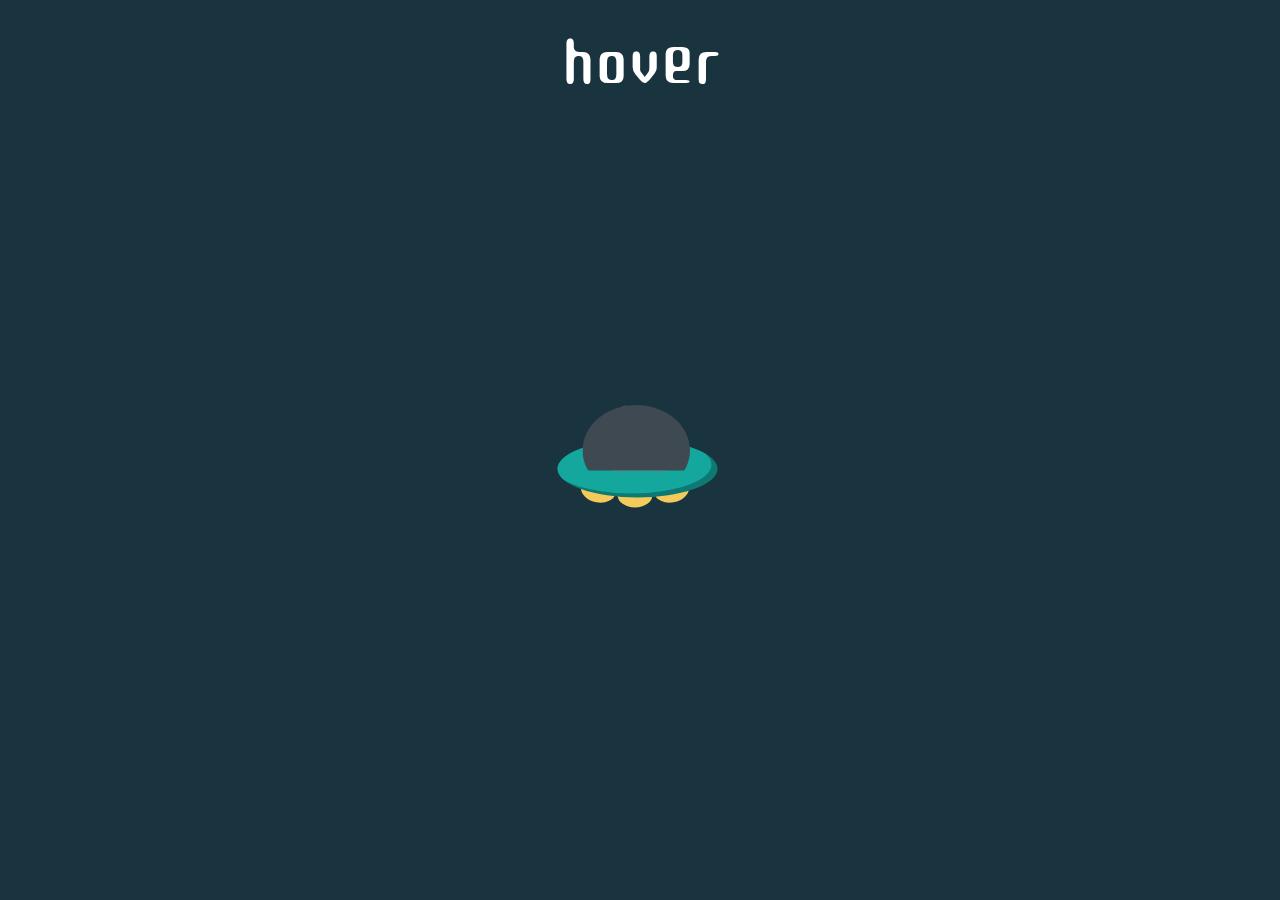
<file: alien-hover/index.html>
<!DOCTYPE html>
<html lang="en">
<head>
    <meta charset="UTF-8">
    <meta http-equiv="X-UA-Compatible" content="IE=edge">
    <meta name="viewport" content="width=device-width, initial-scale=1.0">
    <title>LOGIC - Alien Hover</title>

    <link rel="stylesheet" href="style.css">
</head>
<body>
    <div class="spaceships">
        <div class="spaceships__head"></div>
        <div class="spaceships__body"></div>
        <div class="spaceships__foot"></div>
        <div class="alien">
        <div class="alien__body">
            <div class="alien__ear"></div>
            <div class="alien__eye"></div>
        </div>
        </div>
    </div>
    <div class="text">
        <p>hover</p>
    </div>
</body>
</html>
</file>
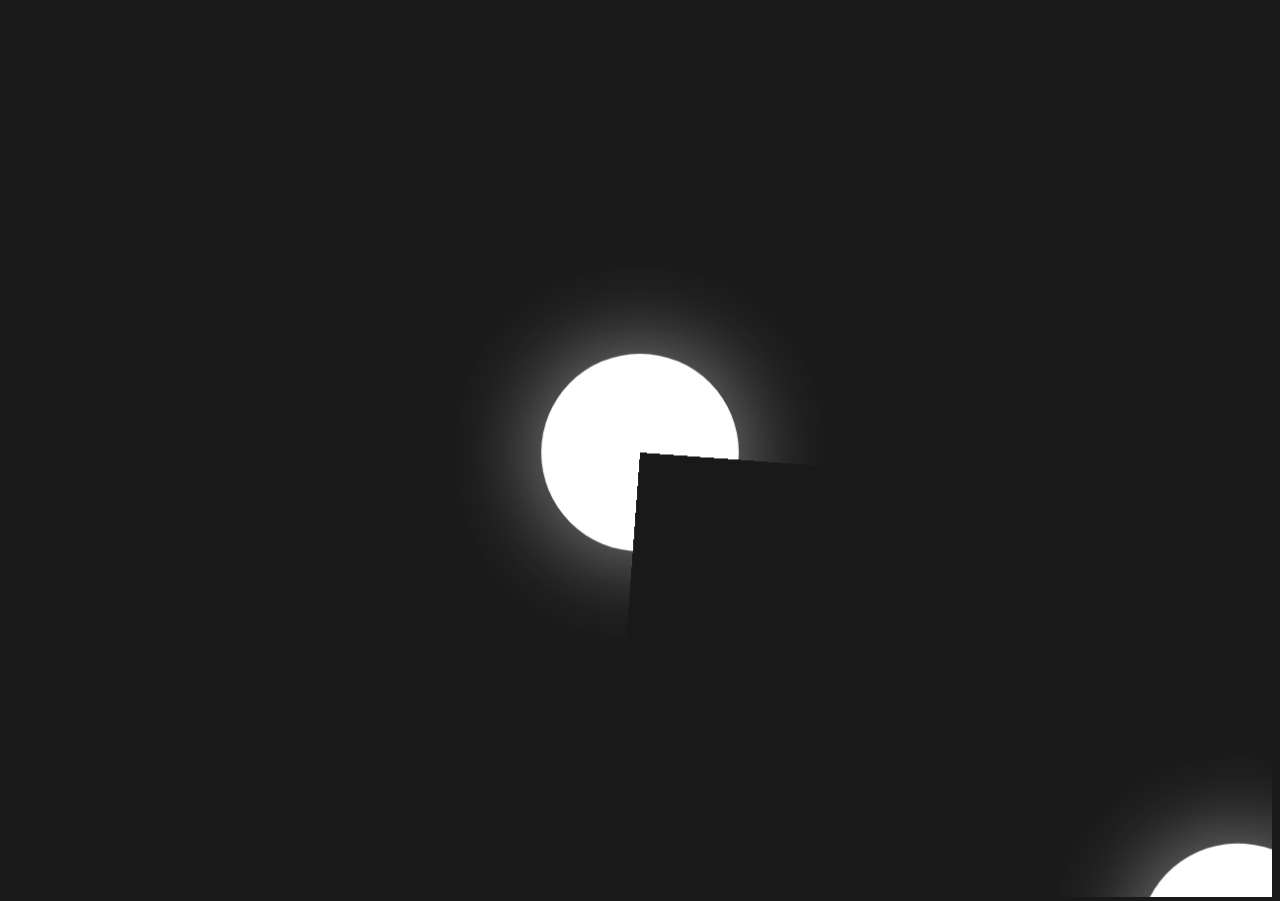
<file: amazing-spaceship-game/index.html>
<!DOCTYPE html>
<html lang="en">
<head>
    <meta charset="UTF-8">
    <meta http-equiv="X-UA-Compatible" content="IE=edge">
    <meta name="viewport" content="width=device-width, initial-scale=1.0">
    <title>LOGIC - Spaceship Asteroid Game</title>

    <link rel="stylesheet" href="style.css">
</head>
<body>
    <canvas id="canvas"></canvas>
    <a href="https://codepen.io/Loopez10/full/dMaVdQ" class="full-screen" target="_blank"></a>

    <script src="index.js"></script>
</body>
</html>
</file>
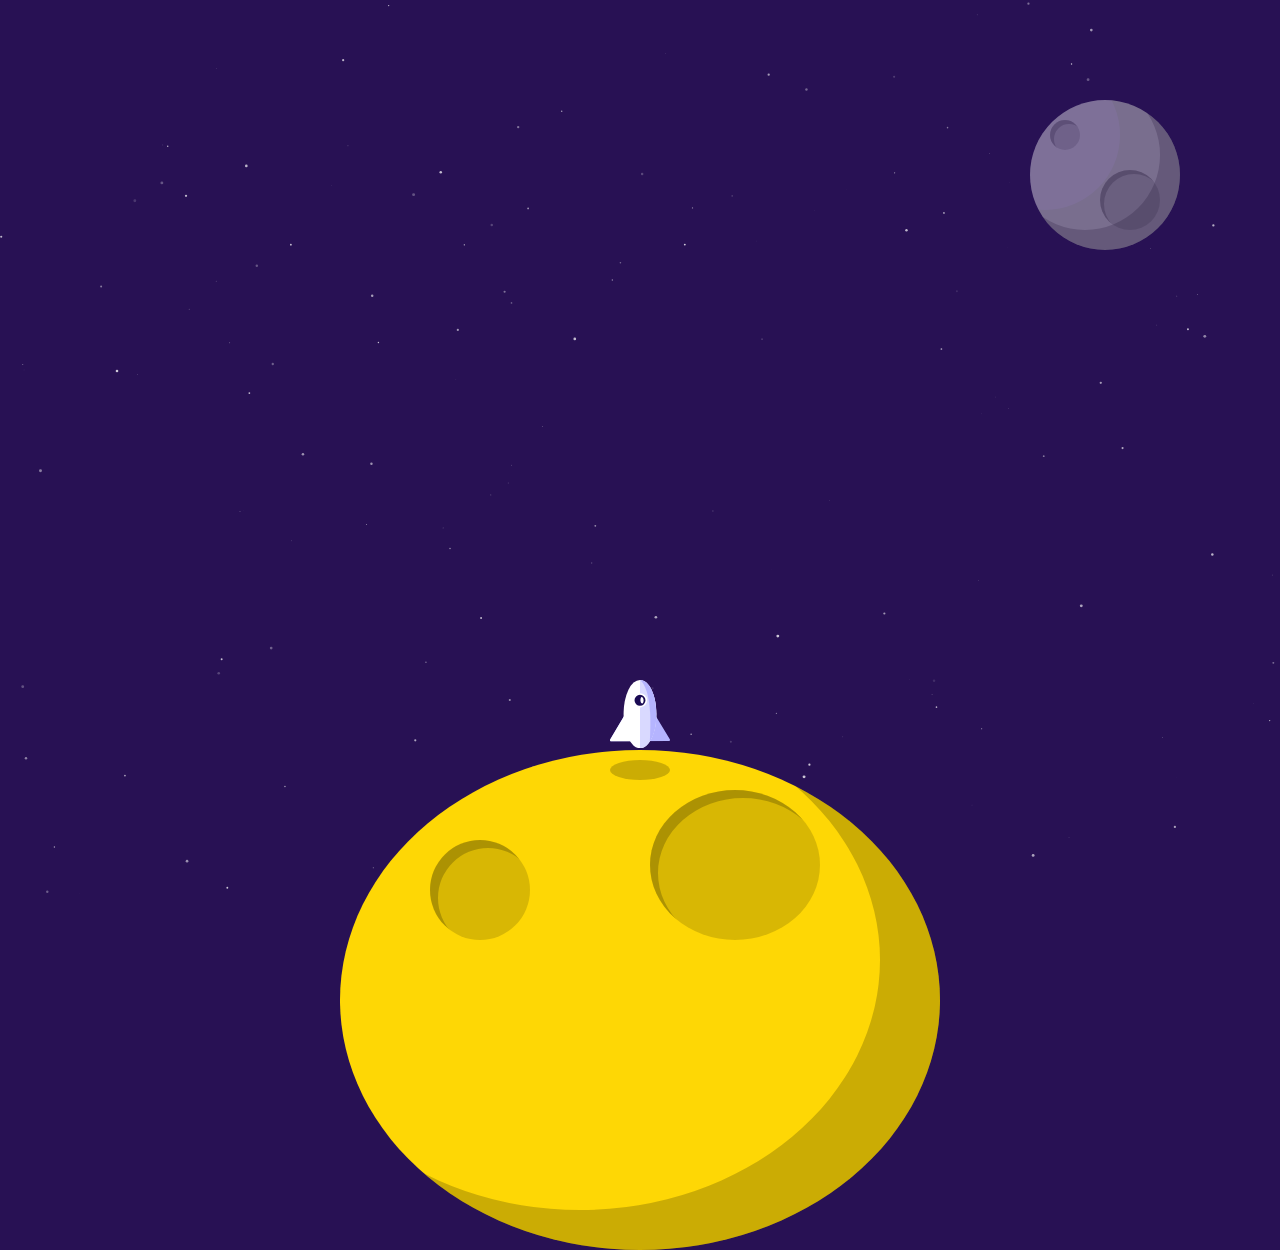
<file: confetti-rocket/index.html>
<!DOCTYPE html>
<html lang="en">
<head>
    <meta charset="UTF-8">
    <meta http-equiv="X-UA-Compatible" content="IE=edge">
    <meta name="viewport" content="width=device-width, initial-scale=1.0">
    <title>LOGIC - Confetti Rocket</title>

    <link rel="stylesheet" href="style.css">
</head>
<body>
    <canvas id="main-canvas"></canvas>
    <canvas id="star-canvas"></canvas>
    <div class="planets">
        <div class="planet">
            <div class="crater"></div>
            <div class="crater"></div>
        </div>
        <div class="planet">
            <div class="planet-background">
            <div class="crater"></div>
            <div class="crater"></div>
            </div>
        </div>
    </div>
    <div id="cursor">
        <div class="rocket floating shadow"><svg xmlns="http://www.w3.org/2000/svg" viewBox="0 0 178.62 203.18"><path d="M1015.59,714.44l171.81-.62a3.4,3.4,0,0,0,2.9-5.16l-86.46-143.28a3.4,3.4,0,0,0-5.84,0l-85.35,143.9A3.4,3.4,0,0,0,1015.59,714.44Z" transform="translate(-1012.17 -531.96)" fill="#b5b4ff"/><path d="M1101.5,563.8V714.13l-85.91.31a3.4,3.4,0,0,1-2.93-5.14L1098,565.4A3.34,3.34,0,0,1,1101.5,563.8Z" transform="translate(-1012.17 -531.96)" fill="#fff"/><ellipse cx="89.15" cy="101.59" rx="48.79" ry="101.59" fill="#fff"/><path d="M1101.5,532c26.95,0,48.79,45.48,48.79,101.59s-21.84,101.59-48.79,101.59V532Z" transform="translate(-1012.17 -531.96)" fill="#d9d9ff"/><path d="M1101.5,532c28.48,0.6,48.61,45.48,48.61,101.59s-17,77.64-19.2,81.07c0,0,2.78-44.72.74-85.46C1127.54,547.08,1101.5,532,1101.5,532Z" transform="translate(-1012.17 -531.96)" fill="#b5b4ff"/><circle cx="1101.5" cy="592.37" r="18.83" transform="translate(-1108.42 420.42) rotate(-45)" fill="#1a0a53" stroke="#fff" stroke-miterlimit="10" stroke-width="5"/><path d="M1106.71,582.26c-2.14.16-4.34,5-3.94,10.41s3.27,9.34,5.41,9.18,4.37-4.92,4-10.33S1108.85,582.1,1106.71,582.26Z" transform="translate(-1012.17 -531.96)" fill="#fff"/></svg></div>
    </div>

    <script src="index.js"></script>
</body>
</html>
</file>
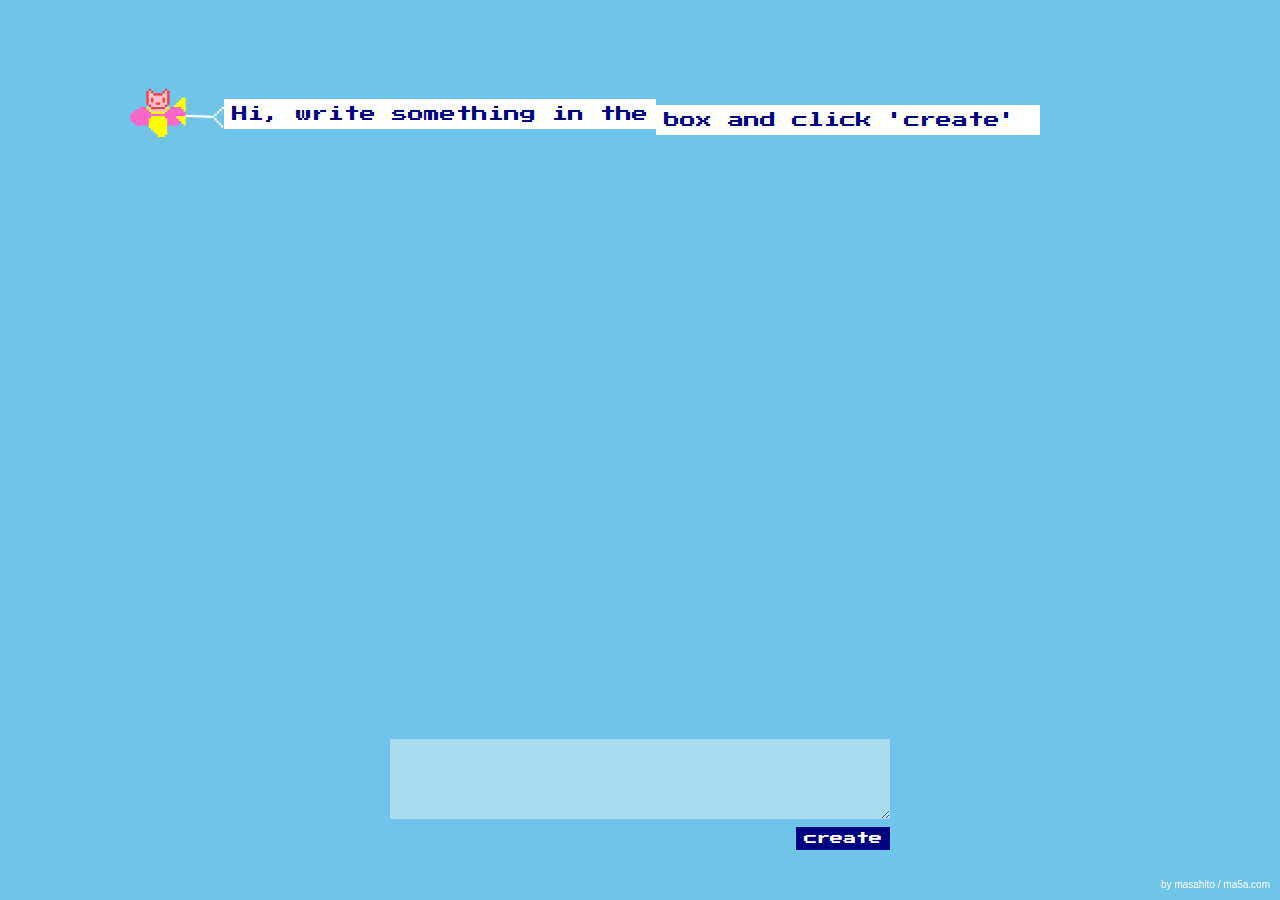
<file: flying-message/index.html>
<!DOCTYPE html>
<html lang="en">
<head>
  <meta charset="UTF-8">
  <meta http-equiv="X-UA-Compatible" content="IE=edge">
  <meta name="viewport" content="width=device-width, initial-scale=1.0">
  <title>LOGIC - Flying Message</title>

  <style>
    @import url('https://fonts.googleapis.com/css2?family=Press+Start+2P&display=swap');
  </style>
  <link rel="stylesheet" href="style.css">
</head>
<body>
    
  <div class="wrapper pointer-events-none"></div>
  <div class="flex_wrapper pointer-events-none"></div>
  <div class="input_wrapper">
    <div class="inner_wrapper">
      <textarea type="text"></textarea>
      <button>create</button>
    </div>
  </div>

  <div class="sign">
    by masahito / <a href="http://www.ma5a.com/" >ma5a.com</a>
  </div>

  <script src="index.js"></script>
</body>
</html>
</file>
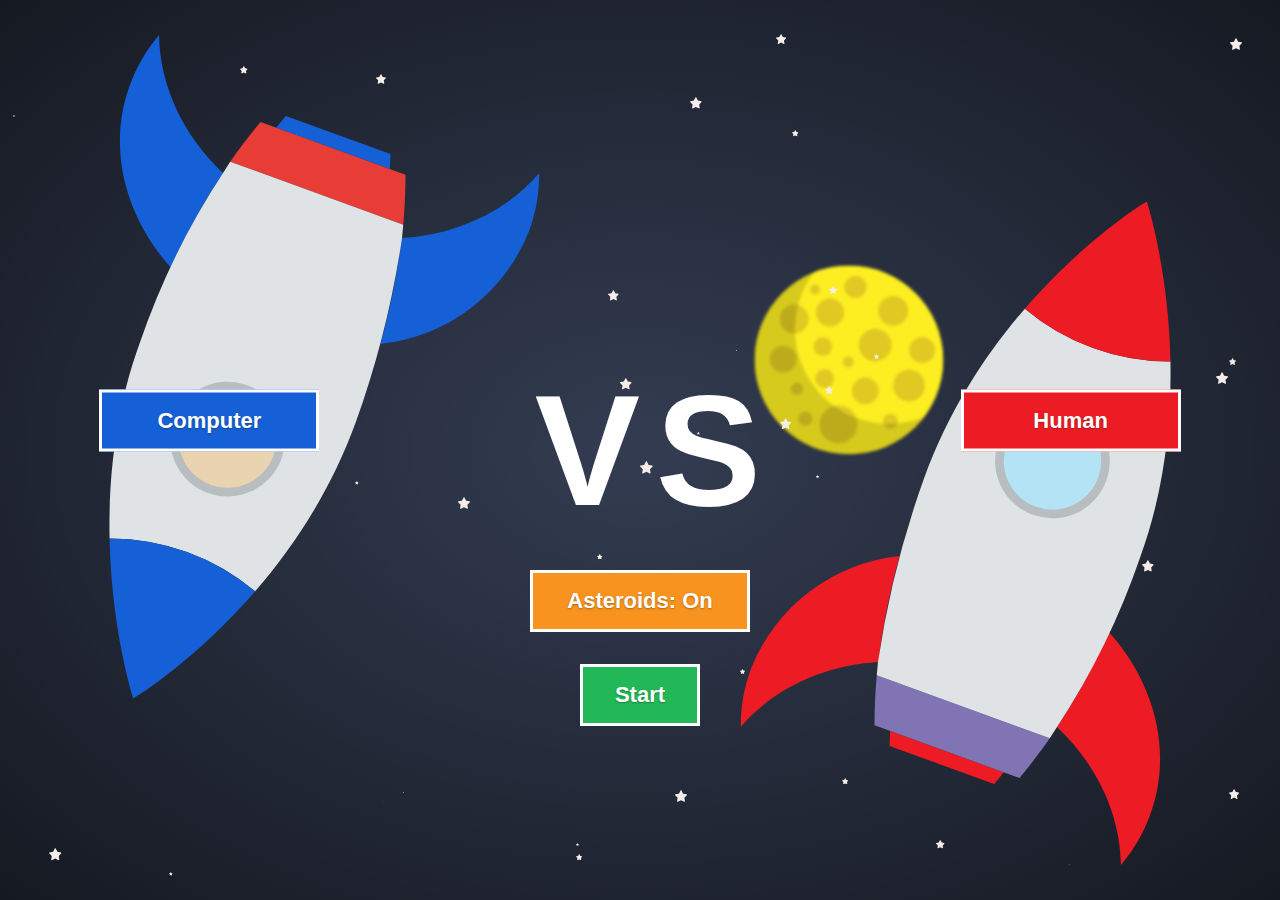
<file: rocket-battle/index.html>
<!DOCTYPE html>
<html lang="en">
<head>
    <meta charset="UTF-8">
    <meta http-equiv="X-UA-Compatible" content="IE=edge">
    <meta name="viewport" content="width=device-width, initial-scale=1.0">
    <title>LOGIC - Rocket Battle</title>

    <link rel="stylesheet" href="style.css">
</head>
<body>
  <div class="container">
    <div id="overlay" class="screen-overlay"></div>
    <div id="contenders">
      <svg xmlns="http://www.w3.org/2000/svg" version="1" viewbox="0 0 741 1255" width="67.7" height="67.7" id="player1" class="player-one">
          <path fill="#1560d6" d="M565 728c-6 68-15 130-29 186 88 38 156 106 187 188 12-32 18-65 18-100 0-116-70-217-176-274zM265 1020l8 25h194l9-25H265z"/>
          <path fill="#e83d37" d="M210 937c8 30 17 58 26 83h269c9-25 18-53 26-83H210z"/>
          <path fill="#1560d6" d="M0 1002c0 35 6 68 18 100 31-82 99-150 187-188-14-55-23-118-29-186A314 314 0 0 0 0 1002z"/>
          <path fill="#DFE3E5" d="M571 585c0-125-30-241-67-337a395 395 0 0 1-270 0c-36 94-64 209-64 337a1658 1658 0 0 0 34 329l6 23h321l5-23a1313 1313 0 0 0 35-329z"/>
          <circle fill="#B8BDBF" cx="370" cy="481" r="100"/>
          <path fill="#ead3b0" d="M455 481a85 85 0 1 1-170 0 85 85 0 0 1 170 0z"/>
          <path fill="#1560d6" d="M234 248a394 394 0 0 0 270 0C446 98 370 0 370 0c-9 10-81 104-136 248z"/>
        </svg>
      <svg xmlns="http://www.w3.org/2000/svg" version="1" viewbox="0 0 741 1255" width="67.7" height="67.7" id="player2" class="player-two">
          <path fill="#ED1C24" d="M565 728c-6 68-15 130-29 186 88 38 156 106 187 188 12-32 18-65 18-100 0-116-70-217-176-274zM265 1020l8 25h194l9-25H265z"/>
          <path fill="#8074B5" d="M210 937c8 30 17 58 26 83h269c9-25 18-53 26-83H210z"/>
          <path fill="#ED1C24" d="M0 1002c0 35 6 68 18 100 31-82 99-150 187-188-14-55-23-118-29-186A314 314 0 0 0 0 1002z"/>
          <path fill="#DFE3E5" d="M571 585c0-125-30-241-67-337a395 395 0 0 1-270 0c-36 94-64 209-64 337a1658 1658 0 0 0 34 329l6 23h321l5-23a1313 1313 0 0 0 35-329z"/>
          <circle fill="#B8BDBF" cx="370" cy="481" r="100"/>
          <path fill="#B3E3F4" d="M455 481a85 85 0 1 1-170 0 85 85 0 0 1 170 0z"/>
          <path fill="#ED1C24" d="M234 248a394 394 0 0 0 270 0C446 98 370 0 370 0c-9 10-81 104-136 248z"/>
        </svg>
    </div>
    <div id="popup" class="popup-box">
      <div class='popup-text'>
        <div class="options">
          <button id="playerOne" class="toggle button option-blue">Computer</button>
          <h2 class="vs">VS</h2>
          <button id="playerTwo" class="toggle button option-red">Human</button>
        </div>
        <div class="options-lower">
          <button id="obstacles" class="toggle button option-obstacles">Asteroids: On</button>
          <br/>
          <button id="start" class="start-button">Start</button>
        </div>
      </div>
    </div>
    <!--POPUP END-->
    <div id="results" class="popup-results">
      <div class='popup-text'>
        <h3 class="result"></h3>
        <h3 class="message"></h3>
        <button id="restart" class="start-button">Play Again?</button>
      </div>
    </div>
    <!--RESULTS END-->
    <div class="scoreboard">
      <div>
        <p class="counter p1"><span class="shield_p1">0</span>%</p>
      </div>
      <div>
        <p class="counter p2"><span class="shield_p2">0</span>%</p>
      </div>
    </div>
    <canvas class="gameboard"></canvas>
    <canvas class="canvasPlanet"></canvas>
    <div class="crash">
      <svg class="explosion" version="1" width="512" height="512">
            <path d="M309 5l-77 156-29-31-7 58-170-49 112 114-32 16 50 26-40 88 73-17-7 141 69-129 61 55 6-75 140 50-103-101 131-47-143-35 20-39-50 8-4-189z" fill="#f24501" stroke="#9f0001" stroke-width="10" stroke-linejoin="miter"/>
            <path d="M275 126l-37 86-16-16-3 31-92-21 63 58-16 9 27 12-18 49 38-12v76l34-71 34 28 1-41 76 23-58-51 69-29-78-14 10-22-26 6-8-101z" fill="#fcdd09" stroke="#ff9702" stroke-width="3" stroke-linejoin="miter"/>
          </svg>
    </div>
    <!--CRASH END-->
    <svg xmlns="http://www.w3.org/2000/svg" version="1" id="planet" class="planet-one" viewbox="0 0 1402 1402" width="100%" height="100%">
          <circle class="p1bg" fill="#018FD5" cx="701" cy="701" r="701"/>
          <path class="p1c" fill="#75B84B" d="M232 900c-7-89-111-70-171-145s228-60 264-398c15-141-13-196-51-212A700 700 0 0 0 49 958c63 10 189 19 183-58zM997 312c-22 53-270 127-46 182 79 20 49 113 112 103s-23-106 56-181c19-18 102-81 149-128a705 705 0 0 0-167-163c-4 4-37 30-104 187zM549 239c29 152 441-57 482-157a698 698 0 0 0-696 21c98 41 192 20 214 136zM1355 450c-32 80-126 316-244 294-88-16-246 26-272 152-38 185-18 290 120 239 84-31 187 43 282-71 23-28 84-91 128-152a700 700 0 0 0-14-462zM557 450c-321 18-115 332-99 379 16 46 95 180 172 145s161-287 125-415c-39-134-134-112-198-109zM513 1175c30-241-234-60-304 25a699 699 0 0 0 805 128c72-161-534 109-501-153z"/>
          <path fill="#186DA0" opacity=".2" d="M959 1186A701 701 0 0 1 393 71a701 701 0 1 0 874 1044c-93 45-198 71-308 71z"/>
        </svg>
    <div class="planet-two">
      <svg version="1" viewbox="0 0 1443 1443">
            <circle class="p2bg" fill="#FCEE21" cx="721" cy="721" r="721"/>
            <circle class="p2c" fill="#E0C922" cx="303" cy="408" r="110"/>
            <circle class="p2c" fill="#E0C922" cx="219" cy="715" r="103"/>
            <circle class="p2c" fill="#E0C922" cx="522" cy="619" r="71"/>
            <circle class="p2c" fill="#E0C922" cx="536" cy="864" r="71"/>
            <circle class="p2c" fill="#E0C922" cx="324" cy="942" r="47"/>
            <circle class="p2c" fill="#E0C922" cx="577" cy="359" r="107"/>
            <circle class="p2c" fill="#E0C922" cx="771" cy="164" r="84"/>
            <circle class="p2c" fill="#E0C922" cx="462" cy="183" r="38"/>
            <circle class="p2c" fill="#E0C922" cx="921" cy="607" r="125"/>
            <circle class="p2c" fill="#E0C922" cx="846" cy="957" r="102"/>
            <circle class="p2c" fill="#E0C922" cx="641" cy="1213" r="145"/>
            <circle class="p2c" fill="#E0C922" cx="388" cy="1170" r="55"/>
            <circle class="p2c" fill="#E0C922" cx="715" cy="735" r="42"/>
            <circle class="p2c" fill="#E0C922" cx="1180" cy="916" r="121"/>
            <circle class="p2c" fill="#E0C922" cx="1038" cy="1188" r="57"/>
            <circle class="p2c" fill="#E0C922" cx="1059" cy="346" r="114"/>
            <circle class="p2c" fill="#E0C922" cx="1280" cy="646" r="99"/>
            <path fill="#000" opacity=".15" d="M1030 1209A721 721 0 0 1 457 50a722 722 0 1 0 838 1109c-82 32-171 50-265 50z"/>
          </svg>
    </div>
    <!--PLANET-TWO END-->
    <div class="star">
      <svg id="star" viewBox="0 0 513 513" version="1">
            <path fill="#f5ede7" class="star-body" d="M400 503c-3 0-7-1-10-3l-134-68-134 68a23 23 0 0 1-33-24l23-149L7 219a23 23 0 0 1 12-38l148-25 69-134a23 23 0 0 1 40 0l69 134 148 25a23 23 0 0 1 12 38L400 327l23 149a23 23 0 0 1-23 27z"/>
          </svg>
    </div>
    <!--STAR END-->
    <div class="space"></div>
  </div>
  <div class="hidden-assets">
    <svg xmlns="http://www.w3.org/2000/svg" version="1" viewbox="0 0 741 1255" width="67.7" height="67.7" id="flicker">
        <g>
          <path fill="#F7931E" d="M370 1255c31 0 60-79 83-210H288c23 131 51 210 82 210z"/>
          <path fill="#EDBB0B" d="M370 1145c26 0 50-38 69-100H302c19 62 43 100 68 100z"/>
        </g>
      </svg>
  </div>

  <script src="index.js"></script>
</body>
</html>
</file>
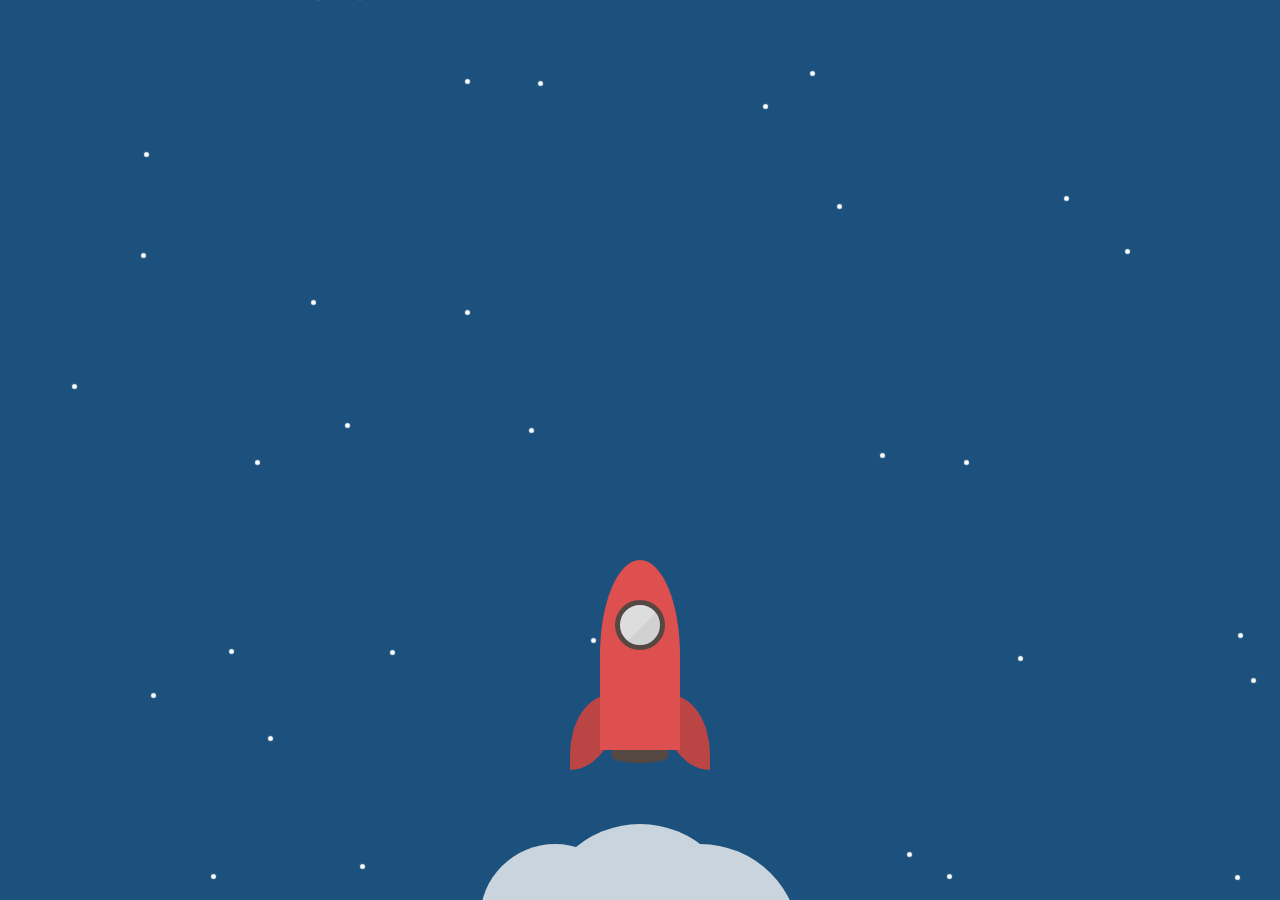
<file: rocket-launching/index.html>
<!DOCTYPE html>
<html lang="en">
<head>
    <meta charset="UTF-8">
    <meta http-equiv="X-UA-Compatible" content="IE=edge">
    <meta name="viewport" content="width=device-width, initial-scale=1.0">
    <title>LOGIC - Rocket Launcing</title>

    <link rel="stylesheet" href="style.css">
</head>
<body>
  <div id='app'>
    <rocket></rocket>
  </div>
  
  <template id='rocket'>
    <div class="rocket-wrap" :class="{'fly': flying}">
      <div class="galaxy">
        <div v-for="(field, key) in space" :class="key" class="field">
          <div v-for="(distanceLayer, key) in field" class="distance-layer" :class="key">
            <div v-for="star in distanceLayer" class="star" :style="'top:'+star.top+'px;left:'+star.left+'px;'"></div>
          </div>
        </div>
        <div class="moon">
          <div class="crater"></div>
          <div class="crater-2"></div>
          <div class="crater-3"></div>
        </div>
        <div class="earth"></div>
        <div class="mars"></div>
      </div>
      <div v-if="counting" class="countdown">
        <span class="count">{{ countdown }}</span>
      </div>
      <div class="rocket">
        <div class="exhaust-flame"></div>
        <div class="rocket-body">
          <div class="body"></div>
          <div class="fin fin-left"></div>
          <div class="fin fin-right"></div>
          <div class="window"></div>
        </div>
      </div>
  
      <ul class="exhaust-fumes">
        <li></li>
        <li></li>
        <li></li>
        <li></li>
        <li></li>
        <li></li>
        <li></li>
        <li></li>
        <li></li>
      </ul>
    </div>
  </template>

  <script src="vue.min.js"></script>
  <script src="index.js"></script>
</body>
</html>
</file>
<file: alien-hover/style.css>
@import url("https://fonts.googleapis.com/css?family=Cute+Font&display=swap");
.spaceships {
  position: absolute;
  top: calc(50% - 100px);
  left: calc(50% - 165px);
  width: 330px;
  height: 200px;
  transform: scale(0.5);
  -webkit-animation: spaceships 8s infinite alternate;
  animation: spaceships 8s infinite alternate;
  -webkit-animation-fill-mode: both;
  animation-fill-mode: both;
}
.spaceships:hover .spaceships__head {
  left: 45px;
  transform: rotate(68deg);
  transition: 0.5s;
}
.spaceships__head {
  position: absolute;
  top: 10px;
  left: 50px;
  width: 215px;
  height: 131px;
  overflow: hidden;
  z-index: 10;
  transform: rotate(0);
  transform-origin: bottom right;
  transition: 0.5s;
}
.spaceships__head:before {
  width: 215px;
  height: 181px;
  border-radius: 50%;
  background-color: #3f4952;
}
.spaceships__body {
  position: absolute;
  top: 80px;
  left: 0;
  width: 320px;
  height: 115px;
  overflow: hidden;
  border-radius: 50%;
  z-index: 5;
  background-color: #0e7972;
}
.spaceships__body:before {
  left: -12px;
  width: 320px;
  height: 115px;
  border-radius: 50%;
  background-color: #13a79d;
  top: -8px;
}
.spaceships__body:after {
  top: 10px;
  left: 56px;
  width: 203px;
  height: 50px;
  border-radius: 50% 50% 20% 20%;
  background-color: #3f4952;
}
.spaceships__light {
  width: 0;
  height: 0;
  border-bottom: 20px solid #f4ca5a;
  border-right: 20px solid transparent;
  border-left: 20px solid transparent;
}
.spaceships__foot {
  position: absolute;
  top: 165px;
  left: 120px;
  width: 70px;
  height: 50px;
  border-radius: 50%;
  background-color: #f4ca5a;
  z-index: 1;
}
.spaceships__foot:before {
  left: -73px;
  top: -10px;
  width: 70px;
  height: 50px;
  border-radius: 50%;
  background-color: #f4ca5a;
  transform: rotateZ(10deg);
}
.spaceships__foot:after {
  left: 73px;
  top: -10px;
  width: 70px;
  height: 50px;
  border-radius: 50%;
  background-color: #f4ca5a;
  transform: rotateZ(-10deg);
}

.alien {
  position: absolute;
  width: 110px;
  height: 120px;
  top: 48px;
  z-index: 9;
  left: 108px;
  transition: 0.2s;
}
.alien__body {
  width: 110px;
  height: 93px;
  border-radius: 50% 50% 0 0;
  position: relative;
  background-color: #e86e7b;
}
.alien__eye {
  position: absolute;
  top: 15px;
  left: 23px;
  width: 63px;
  height: 62px;
  background-color: #fff;
  border-radius: 50%;
  overflow: hidden;
}
.alien__eye:before {
  top: 6px;
  left: 21px;
  width: 35px;
  height: 35px;
  background-color: #000;
  border-radius: 50%;
}
.alien__eye:after {
  top: 0;
  left: -8px;
  width: 80px;
  height: 62px;
  background-color: #e86e7b;
  border-radius: 50%;
  -webkit-animation: eye 3s infinite alternate;
  animation: eye 3s infinite alternate;
  -webkit-animation-fill-mode: both;
  animation-fill-mode: both;
}
.alien__ear {
  position: absolute;
  top: -15px;
  left: 37px;
  width: 10px;
  height: 30px;
  background-color: #e86e7b;
  transform: rotateZ(-28deg);
}
.alien__ear:before {
  top: -25px;
  left: -8px;
  width: 25px;
  height: 30px;
  background-color: #e86e7b;
  border-radius: 50%;
}

@-webkit-keyframes spaceships {
  0% {
    transform: scale(0.5) translate(0, 0) rotate(0);
  }
  25% {
    transform: scale(0.5) translate(0, 0) rotate(10deg);
  }
  50% {
    transform: scale(0.5) translate(0, 0) rotate(0);
  }
  75% {
    transform: scale(0.5) translate(0, 0) rotate(-10deg);
  }
}
@keyframes spaceships {
  0% {
    transform: scale(0.5) translate(0, 0) rotate(0);
  }
  25% {
    transform: scale(0.5) translate(0, 0) rotate(10deg);
  }
  50% {
    transform: scale(0.5) translate(0, 0) rotate(0);
  }
  75% {
    transform: scale(0.5) translate(0, 0) rotate(-10deg);
  }
}
@-webkit-keyframes eye {
  0% {
    transform: translateY(0);
  }
  25% {
    transform: translateY(-65px);
  }
  50% {
    transform: translateY(0);
  }
  75% {
    transform: translateY(-65px);
  }
  100% {
    transform: translateY(-65px);
  }
}
@keyframes eye {
  0% {
    transform: translateY(0);
  }
  25% {
    transform: translateY(-65px);
  }
  50% {
    transform: translateY(0);
  }
  75% {
    transform: translateY(-65px);
  }
  100% {
    transform: translateY(-65px);
  }
}
.text {
  text-align: center;
  font-size: 100px;
  color: #fff;
  font-family: "Cute Font", cursive;
}
.text p {
  margin: 0;
}

html {
  width: 100%;
  height: 100%;
}

html {
  overflow: hidden;
}

body {
  margin: 0;
  background-color: #19333f;
}

*:before, *:after {
  position: absolute;
  content: "";
}
</file>
<file: amazing-spaceship-game/style.css>
html {
    overflow: hidden;
    height: 100%;
    background: #191919;
    width: 100%;
}

#canvas {
    background: url('https://s3-us-west-2.amazonaws.com/s.cdpn.io/600764/space.jpg') no-repeat;
    width: 100%;
    height: 100%;
    background-size: cover;
}

#canvas.playing {
    cursor: url('https://s3-us-west-2.amazonaws.com/s.cdpn.io/600764/aim_red.png') 17.5 17.5,auto !important;
}

.full-screen {
    position: fixed;
    width: 35px;
    height: 35px;
    background: url(https://s3-us-west-2.amazonaws.com/s.cdpn.io/600764/full-screen.png) no-repeat;
    z-index: 10;
    display: block;
    right: 10px;
    bottom: 10px;
}
</file>
<file: confetti-rocket/style.css>
body {
    width: 100%;
    height: 100%;
    overflow: hidden;
    cursor: none;
    background: #281154;
  }
  body * {
    cursor: inherit;
  }
  
  canvas {
    z-index: 1;
    position: absolute;
    width: 100%;
    height: 100%;
    top: 0;
    left: 0;
  }
  
  canvas#main-canvas {
    z-index: 3;
  }
  
  #cursor {
    z-index: 9999;
    position: absolute;
    will-change: transform;
    pointer-events: none;
    transition: 0.25s ease font-size;
    transform-origin: 50%;
    top: -20px;
    left: -30px;
    width: 60px;
    height: 60px;
  }
  #cursor .rocket {
    will-change: transform;
    width: 100%;
    height: 100%;
    pointer-events: none;
    position: absolute;
    top: 50%;
    left: 50%;
    transform: translate(-50%, -50%);
    transform-origin: 0 0;
  }
  
  .shadow:after {
    content: "";
    background-color: rgba(0, 0, 0, 0.2);
    width: 100%;
    height: 20px;
    position: absolute;
    bottom: -40px;
    left: 0;
    border-radius: 100%;
  }
  
  @-webkit-keyframes floating {
    50% {
      top: calc(50% - 3px);
    }
  }
  
  @keyframes floating {
    50% {
      top: calc(50% - 3px);
    }
  }
  .floating {
    z-index: auto;
    -webkit-animation: floating 0.5s infinite ease-in-out;
            animation: floating 0.5s infinite ease-in-out;
  }
  
  .planets {
    width: 100%;
    height: 100%;
    top: 0;
    left: 0;
    position: absolute;
  }
  
  .planet {
    z-index: 2;
    position: absolute;
    bottom: 0;
    background-color: #FED705;
    width: 600px;
    height: 500px;
    bottom: -350px;
    border-radius: 50%;
    box-shadow: inset -60px -40px 0 rgba(0, 0, 0, 0.2);
  }
  .planet .crater {
    position: absolute;
    border-radius: 100%;
    background: rgba(0, 0, 0, 0.15);
    box-shadow: inset 8px 8px 0 rgba(0, 0, 0, 0.2);
  }
  .planet .crater:first-child {
    width: 100px;
    height: 100px;
    top: 90px;
    left: 90px;
  }
  .planet .crater:nth-child(2) {
    width: 170px;
    height: 150px;
    top: 40px;
    right: 120px;
  }
  
  .planet:first-child {
    margin-left: auto;
    margin-right: auto;
    left: 0;
    right: 0;
  }
  
  .planet:nth-child(2) {
    background-color: #281154;
    width: 150px;
    height: 150px;
    top: 100px;
    right: 100px;
    position: absolute;
  }
  .planet:nth-child(2) .crater {
    box-shadow: inset 4px 4px 0 rgba(0, 0, 0, 0.2);
  }
  .planet:nth-child(2) .crater:first-child {
    width: 30px;
    height: 30px;
    top: 20px;
    left: 20px;
  }
  .planet:nth-child(2) .crater:nth-child(2) {
    width: 60px;
    height: 60px;
    top: 70px;
    left: 70px;
  }
  .planet:nth-child(2) .planet-background {
    background-color: #ffffff;
    opacity: 0.4;
    width: 100%;
    height: 100%;
    border-radius: 100%;
    box-shadow: inset -20px -20px 0 rgba(0, 0, 0, 0.2);
  }
</file>
<file: flying-message/style.css>
* { box-sizing: border-box; }

.pointer-events-none { pointer-events: none; }

body {
  margin: 0;
  padding: 0;
  background-color: #70c3e9;
  font-family: 'Press Start 2P';
}

.wrapper {
  position: fixed;
  top: 0;
  left: 0;
  width: 100%;
  height: calc(100% - 100px);
  display: flex;
  flex-direction: column;
  justify-content: center;
  align-items: center;
  margin-top: 50px;
}

@media screen and (max-height: 320px) {
  .wrapper {
    margin-top: -40px;
  }
}

.flex_wrapper {
  width: 100%;
  padding-left: calc(20% + 100px);
  display: flex;
  flex-wrap: wrap;
  align-items: center;
  opacity: 0;
}

.plane_wrapper {
  position: absolute;
  display: flex;
  align-items: center;
}

.sprite_container {
  position: relative;
  width: 60px;
  height: 60px;
  overflow: hidden;
}

.sprite {
  position: absolute;
  height: 60px;
  width: 120px;
  transform-origin: center bottom;
}

.rope {
  margin: 0 -2px 0 -22px;
  height: 60px;
  width: 60px;
  z-index: -1;
  transform-origin: center left;
  transition: 0.4s;
}

.message_ghost,
.message {
  height: 30px;
  line-height: 30px;
  background-color: white;
  color: navy;
  padding: 0px 8px;
}

.module {
  position: relative;
  transition: 0.7s ease-in-out;
}

.front { display: flex; }

.input_wrapper {
  position: absolute;
  bottom: 50px;
  width: 100%;
  height: 100%;
  display: flex;
  align-items: flex-end;
  justify-content: center;
  z-index: -1;
}

.inner_wrapper {
  width: calc(100% - 20px);
  max-width: 500px;
  display: flex;
  flex-direction: column;
}

button {
  padding: 5px 8px;
  border: 0;
  font-family: 'Press Start 2P';
  background-color: navy;
  color: white;
  margin: 8px 0 0 auto;
}

button:hover {
  color: navy;
  background-color: white;
  cursor: pointer;
}

textarea {
  padding: 5px 8px;
  border: 0;
  width: 100%;
  height: 80px;
  background-color: rgba(255, 255, 255, 0.4);
  font-family: 'Press Start 2P';
  color: navy;
}

.sign {
  position: fixed;
  font-family: Arial, Helvetica, sans-serif;
  color: white;
  bottom: 10px;
  right: 10px;
  font-size: 10px;
}

a {
  color: white;
  text-decoration: none;
}

a:hover {
  text-decoration: underline;
}
</file>
<file: rocket-battle/style.css>
* {
    box-sizing: border-box;
    margin: 0;
    padding: 0;
  }
  
  :root {
    font-size: calc(1vw + 1vh + 0.5vmin);
  }
  
  body {
    background: #475471;
    font-family: Arial, Helvetica, sans-serif;
    color: white;
    height: 100%;
    margin: 0px;
  }
  
  .container {
    background-image: -webkit-radial-gradient(
      50% 50%,
      ellipse cover,
      rgba(0, 0, 0, 0.3) 5%,
      rgba(0, 0, 0, 0.7) 100%
    );
    height: 100%;
    overflow: hidden;
    position: absolute;
    width: 100%;
  }
  
  .scoreboard {
    display: flex;
    justify-content: space-between;
    width: 100%;
  }
  
  .scoreboard div {
    display: inline-block;
    width: 49%;
  }
  // A lighter shade of blue
  p.p1 {
    color: #6a99e4;
  }
  
  // A lighter shade of red
  p.p2 {
    color: #f1595f;
  }
  
  .counter {
    position: relative;
    opacity: 0.8;
    font-size: 2em;
    letter-spacing: 0.25em;
    padding: 0.5em 0 0 1em; // Offset padding to compensate for letter spacing
    text-align: center;
    z-index: 15;
  }
  
  .gameboard,
  .canvasPlanet {
    width: 100%;
    height: 100%;
    overflow: hidden;
    position: absolute;
    top: 0px;
    left: 0px;
  }
  
  .gameboard {
    z-index: 10;
  }
  
  .canvasPlanet {
    z-index: 5;
  }
  
  .planet-one,
  .planet-two {
    filter: blur(0.05vmax);
    height: 10vmin;
    opacity: 0;
    width: 10vmin;
    z-index: 3;
  }
  
  .star {
    position: absolute;
    width: 1vmax;
    height: 1vmax;
    filter: blur(0.05vmax);
    left: 50%;
    top: 50%;
    z-index: 1;
  }
  
  // Popup Box
  .screen-overlay {
    background: linear-gradient(
      110deg,
      #0c4094 0%,
      #0c4094 50%,
      #a51419 50.1%,
      #a51419 100%
    );
    display: none;
    height: 100%;
    left: 0%;
    opacity: 0;
    position: absolute;
    top: 0%;
    width: 100%;
    z-index: 9000;
  }
  
  .player-one {
    height: 80vh;
    left: -20%;
    position: absolute;
    top: 0%;
    transform: rotate(200deg);
    width: 80vw;
    z-index: 9200;
  }
  
  .player-two {
    height: 80vh;
    left: 40%;
    position: absolute;
    top: 20%;
    transform: rotate(20deg);
    width: 80vw;
    z-index: 9200;
  }
  
  .popup-box {
    display: none;
    height: 100%;
    opacity: 1;
    overflow: auto;
    position: absolute;
    width: 100%;
    z-index: 9500;
  }
  
  .vs {
    font-size: 5em;
    letter-spacing: 0.1em;
    padding: 0 0 0 0.2em;
  }
  
  .toggle {
    width: 10em;
    z-index: 9999;
  }
  
  .options {
    align-items: flex-start;
    display: flex;
    justify-content: space-around;
    position: absolute;
    top: 50%;
    transform: translateY(-50%);
    width: 100%;
    z-index: 9999;
  }
  
  .options button {
    position: relative;
  }
  
  .options-lower {
    left: 50%;
    position: absolute;
    top: 60%;
    transform: translateX(-50%);
    z-index: 9999;
  }
  
  .option-blue {
    background: #1560d6;
  }
  
  .option-red {
    background: #ed1c24;
  }
  
  .start-button {
    background: #22b857;
    margin-top: 1em;
    z-index: 9999;
  }
  
  .popup-results {
    display: none;
    left: 50%;
    opacity: 1;
    overflow: auto;
    padding: 1em;
    position: absolute;
    top: 50%;
    transform: translate(-50%, -50%);
    width: 90%;
    z-index: 9999;
  }
  
  .popup-text {
    color: white;
    font-size: 1.2em;
    text-align: center;
  }
  
  .popup-text p {
    padding: 18px;
  }
  
  .popup-text h3 {
    font-size: 4em;
    line-height: 1.2;
    padding: 0.5em;
    text-shadow: 2px 2px 2px #333;
  }
  
  .hidden-assets {
    display: none;
  }
  
  button {
    background: #f7931e;
    border: 3px solid white;
    color: white;
    cursor: pointer;
    display: inline-block;
    font-size: 22px;
    font-weight: bold;
    margin: 20px 15px 10px;
    outline: none;
    padding: 15px 32px;
    position: relative;
    text-align: center;
    text-decoration: none;
    text-shadow: 0px 1px 2px rgba(0, 0, 0, 0.3);
    top: 10px;
    z-index: 9999;
  }
  
  button:hover {
    border-color: rgba(0, 0, 0, 0.2);
  }
  
  button:active {
    transform: translateY(1px);
  }
  
  .crash {
    display: inline-block;
    transform-origin: 50% 50%;
    opacity: 0;
    position: absolute;
    z-index: 15;
  }
  
  .explode {
    animation-name: boom;
    animation-duration: 1s;
    animation-iteration-count: 1; // Play the animation once
    animation-fill-mode: both; // Lock the end position of the animation
    animation-timing-function: ease;
    transform-origin: 50% 50%;
    z-index: 50;
  }
  
  @keyframes boom {
    0% {
      transform: scale(0.01);
    }
    70% {
      transform: scale(1);
    }
    100% {
      transform: scale(10);
    }
  }
</file>
<file: rocket-launching/style.css>
@import url("https://fonts.googleapis.com/css?family=Martel+Sans:700");
#app {
  height: 100vh;
  width: 100%;
}

html,
body {
  margin: 0;
  padding: 0;
}

@keyframes movemoon {
  0% {
    transform: translate(400%, -100%) scale(0.7);
  }
  25% {
    transform: translate(400%, 150vh) scale(0.7);
  }
  25.001% {
    transform: translate(500%, -100%) scale(0.4);
  }
  50% {
    transform: translate(500%, 85vh) scale(0.4);
  }
  50.001% {
    transform: translate(350%, -100%) scale(0.6);
  }
  75% {
    transform: translate(550%, 130vh) scale(0.3);
  }
  75.001% {
    transform: translate(100%, -100%) scale(0.5);
  }
  100% {
    transform: translate(100%, 110vh) scale(0.5);
  }
}
@keyframes moveearth {
  0% {
    transform: translate(220%, -100%) scale(0.7);
  }
  25% {
    transform: translate(150%, 150vh) scale(0.7);
  }
  25.001% {
    transform: translate(100%, -100%) scale(0.7);
  }
  50% {
    transform: translate(350%, 85vh) scale(0.4);
  }
  50.001% {
    transform: translate(350%, -100%) scale(0.6);
  }
  75% {
    transform: translate(350%, 130vh) scale(0.6);
  }
  75.001% {
    transform: translate(500%, -100%) scale(0.5);
  }
  100% {
    transform: translate(500%, 110vh) scale(0.5);
  }
}
@keyframes movemars {
  0% {
    transform: translate(350%, -100%) scale(0.7);
  }
  25% {
    transform: translate(150%, 150vh) scale(0.7);
  }
  25.001% {
    transform: translate(470%, -100%) scale(0.7);
  }
  50% {
    transform: translate(450%, 85vh) scale(0.4);
  }
  50.001% {
    transform: translate(450%, -100%) scale(0.6);
  }
  75% {
    transform: translate(500%, 130vh) scale(0.6);
  }
  75.001% {
    transform: translate(100%, -100%) scale(0.5);
  }
  100% {
    transform: translate(100%, 110vh) scale(0.5);
  }
}
.moon {
  transform: translate(400%, -100%) scale(0.7);
  left: 0;
  top: 0;
  width: 230px;
  height: 230px;
  background-color: #ecf0f1;
  border-bottom: 20px solid rgba(0, 0, 0, 0.05);
  border-right: 25px solid rgba(0, 0, 0, 0.05);
  border-radius: 50%;
  position: absolute;
  z-index: 1;
}

.earth {
  transform: translate(220%, -100%) scale(0.7);
  border-radius: 100%;
  background-color: #319bf5;
  border-bottom: 20px solid rgba(0, 0, 0, 0.05);
  border-right: 25px solid rgba(0, 0, 0, 0.05);
  left: 0;
  top: 0;
  width: 230px;
  position: absolute;
  height: 230px;
  overflow: hidden;
}
.earth:before {
  background-color: #39af5d;
  border-radius: 100% 70%;
  content: "";
  height: 68%;
  transform: rotate(-40deg);
  left: 0%;
  border-top: 4px solid rgba(0, 0, 0, 0.02);
  border-left: 4px solid rgba(0, 0, 0, 0.02);
  position: absolute;
  top: 30%;
  width: 35%;
}
.earth:after {
  background-color: #39af5d;
  border-radius: 100% 70%;
  content: "";
  border-top: 4px solid rgba(0, 0, 0, 0.02);
  border-left: 4px solid rgba(0, 0, 0, 0.02);
  position: absolute;
  height: 22%;
  left: 55%;
  top: 10%;
  width: 20%;
}

.mars {
  transform: translate(350%, -100%) scale(0.7);
  background-color: #ef5737;
  border-bottom: 20px solid rgba(0, 0, 0, 0.05);
  border-right: 25px solid rgba(0, 0, 0, 0.05);
  width: 230px;
  border-radius: 100%;
  position: absolute;
  height: 230px;
  top: 0;
  left: 0;
}
.mars:before {
  background-color: #c25412;
  border-radius: 100%;
  content: "";
  height: 20%;
  transform: rotate(-40deg);
  left: 20%;
  border-top: 4px solid rgba(0, 0, 0, 0.05);
  border-left: 4px solid rgba(0, 0, 0, 0.05);
  position: absolute;
  top: 60%;
  width: 20%;
}
.mars:after {
  background-color: #c25412;
  border-radius: 100%;
  content: "";
  position: absolute;
  border-top: 4px solid rgba(0, 0, 0, 0.05);
  border-left: 4px solid rgba(0, 0, 0, 0.05);
  height: 30%;
  left: 50%;
  top: 15%;
  width: 30%;
}

.crater {
  position: absolute;
  background-color: #babcc1;
  width: 100px;
  height: 100px;
  border-radius: 50%;
  border-top: 4px solid rgba(0, 0, 0, 0.05);
  border-left: 4px solid rgba(0, 0, 0, 0.05);
  margin-top: 20px;
  margin-left: 60px;
}

.crater-2 {
  position: absolute;
  background-color: #babcc1;
  width: 40px;
  height: 40px;
  border-radius: 50%;
  border-top: 4px solid rgba(0, 0, 0, 0.05);
  border-left: 4px solid rgba(0, 0, 0, 0.05);
  margin-top: 140px;
  margin-left: 30px;
}

.crater-3 {
  position: absolute;
  background-color: #babcc1;
  width: 20px;
  height: 20px;
  border-radius: 50%;
  border-top: 4px solid rgba(0, 0, 0, 0.05);
  border-left: 4px solid rgba(0, 0, 0, 0.05);
  margin-top: 170px;
  margin-left: 170px;
}

@keyframes twinkle_one {
  0% {
    opacity: 0.5;
  }
  30% {
    opacity: 0.8;
  }
  70% {
    opacity: 0.6;
  }
  100% {
    opacity: 0.9;
  }
}
@keyframes twinkle_two {
  0% {
    opacity: 0.7;
  }
  25% {
    opacity: 0.4;
  }
  80% {
    opacity: 0.6;
  }
  100% {
    opacity: 0.9;
  }
}
@keyframes twinkle_three {
  0% {
    opacity: 0.8;
  }
  30% {
    opacity: 0.4;
  }
  40% {
    opacity: 0.6;
  }
  100% {
    opacity: 0.2;
  }
}
@keyframes movestars1 {
  0% {
    transform: translateY(0%);
  }
  50% {
    transform: translateY(100%);
  }
  50.001% {
    transform: translateY(-100%);
  }
  100% {
    transform: translateY(0%);
  }
}
@keyframes movestars2 {
  0% {
    transform: translateY(-100%);
  }
  100% {
    transform: translateY(100%);
  }
}
.galaxy {
  height: 200%;
  width: 100%;
  position: absolute;
  left: 0;
  top: 0;
}
.galaxy .field {
  position: absolute;
  left: 0;
  height: 50%;
  width: 100%;
  top: 0;
}
.galaxy .field .distance-layer1 {
  transform: translateY(-100%);
}

.star {
  position: absolute;
  background-color: #fff;
  z-index: 0;
}

.distance-layer {
  position: absolute;
  left: 0;
  height: 100%;
  width: 100%;
  top: 0;
}

.distance-layer2 .star {
  width: 2px;
  height: 2px;
  animation: twinkle_one 3s ease-in-out infinite;
}

.distance-layer1 .star {
  width: 2px;
  height: 2px;
  border-radius: 2px;
  box-shadow: 0 0 1px 1px #fff;
  animation: twinkle_two 8s ease-in-out infinite;
}

.distance-layer0 .star {
  width: 3px;
  height: 3px;
  border-radius: 3px;
  box-shadow: 0 0 1px 1px #fff;
  animation: twinkle_two 6s ease-in-out infinite;
}

.countdown {
  position: absolute;
  top: 40%;
  left: 42%;
  z-index: 2;
}
.countdown span {
  opacity: 0;
  font-family: "Martel sans";
  font-weight: 700;
  font-size: 78px;
  display: block;
  animation: fadeCount 1s linear 3;
}

@keyframes fadeCount {
  0% {
    opacity: 1;
    transform: translate(0, 0) rotate(0);
  }
  100% {
    opacity: 0;
    transform: translate(-15px, -15px) rotate(-12deg);
  }
}
.fly .rocket {
  transform: translate(-50%, -20%);
}
.fly .rocket .exhaust-flame {
  height: 130px;
}
.fly .exhaust-fumes {
  transform: translate(-50%, 200%);
}
.fly .moon {
  animation: movemoon 27s linear 2s infinite;
}
.fly .earth {
  animation: moveearth 26s linear 8s infinite;
}
.fly .mars {
  animation: movemars 25s linear 10s infinite;
}
.fly .field0 .distance-layer0 {
  animation: movestars1 3s linear infinite;
}
.fly .field0 .distance-layer1 {
  animation: movestars2 3s linear infinite;
}
.fly .field1 .distance-layer0 {
  animation: movestars1 6s linear infinite;
}
.fly .field1 .distance-layer1 {
  animation: movestars2 6s linear infinite;
}
.fly .field2 .distance-layer0 {
  animation: movestars1 12s linear infinite;
}
.fly .field2 .distance-layer1 {
  animation: movestars2 12s linear infinite;
}

.rocket-wrap {
  height: 100%;
  background: #1d517d;
  overflow: hidden;
  position: relative;
}

.rocket {
  z-index: 1;
  position: absolute;
  bottom: 150px;
  width: 80px;
  left: 50%;
  transform: translateX(-50%);
  transition: transform 1s ease;
}
.rocket .rocket-body {
  width: 80px;
  left: calc(50% - 50px);
  animation: bounce 2s infinite;
}
.rocket .rocket-body .body {
  background-color: #de5050;
  height: 190px;
  left: calc(50% - 50px);
  border-top-right-radius: 100%;
  border-top-left-radius: 100%;
  border-bottom-left-radius: 0%;
  border-bottom-right-radius: 0%;
}
.rocket .rocket-body:before {
  content: "";
  position: absolute;
  left: calc(50% - 28px);
  width: 56px;
  height: 13px;
  background-color: #554842;
  bottom: -13px;
  border-bottom-right-radius: 60%;
  border-bottom-left-radius: 60%;
}
.rocket .window {
  position: absolute;
  width: 40px;
  height: 40px;
  border-radius: 100%;
  background-color: #ddd;
  left: calc(50% - 25px);
  top: 40px;
  border: 5px solid #554842;
  overflow: hidden;
}
.rocket .window:before {
  content: "";
  position: absolute;
  left: 0%;
  top: 50%;
  width: 200%;
  height: 200%;
  transform: rotate(45deg);
  transform-origin: center;
  background: rgba(0, 0, 0, 0.05);
}
.rocket .fin {
  position: absolute;
  z-index: -100;
  height: 75px;
  width: 50px;
  background-color: #bb4545;
}
.rocket .fin-left {
  left: -30px;
  top: calc(100% - 55px);
  border-top-left-radius: 80%;
  border-bottom-right-radius: 100%;
}
.rocket .fin-right {
  right: -30px;
  top: calc(100% - 55px);
  border-top-right-radius: 80%;
  border-bottom-left-radius: 100%;
}

.exhaust-flame {
  position: absolute;
  top: 50%;
  width: 28px;
  height: 160px;
  left: 50%;
  transition: height 1s linear;
  transform: translateX(-50%);
  animation: exhaust 0.2s infinite;
}

.exhaust-fumes {
  opacity: 0.8;
  left: 50%;
  position: absolute;
  bottom: 140px;
  transition: transform 5s linear;
  transform: translateX(-50%);
  width: 80px;
  height: 200px;
  padding: 0;
  z-index: 1;
  display: block;
}
.exhaust-fumes li {
  width: 60px;
  height: 60px;
  background-color: #f5f5f5;
  list-style: none;
  position: absolute;
  border-radius: 100%;
}
.exhaust-fumes li:first-child {
  width: 200px;
  height: 200px;
  top: 300px;
  animation: fumes 5s infinite;
}
.exhaust-fumes li:nth-child(2) {
  width: 150px;
  height: 150px;
  left: -120px;
  top: 300px;
  animation: fumes 3.2s infinite;
}
.exhaust-fumes li:nth-child(3) {
  width: 120px;
  height: 120px;
  left: -40px;
  top: 330px;
  animation: fumes 3s 1s infinite;
}
.exhaust-fumes li:nth-child(4) {
  width: 100px;
  height: 100px;
  left: -170px;
  animation: fumes 4s 2s infinite;
  top: 380px;
}
.exhaust-fumes li:nth-child(5) {
  width: 130px;
  height: 130px;
  left: -120px;
  top: 350px;
  animation: fumes 5s infinite;
}
.exhaust-fumes li:nth-child(6) {
  width: 200px;
  height: 200px;
  left: -60px;
  top: 280px;
  animation: fumes2 10s infinite;
}
.exhaust-fumes li:nth-child(7) {
  width: 100px;
  height: 100px;
  left: -100px;
  top: 320px;
}
.exhaust-fumes li:nth-child(8) {
  width: 110px;
  height: 110px;
  left: 70px;
  top: 340px;
}
.exhaust-fumes li:nth-child(9) {
  width: 90px;
  height: 90px;
  left: 200px;
  top: 380px;
  animation: fumes 20s infinite;
}

@keyframes fumes {
  50% {
    transform: scale(1.5);
    background-color: transparent;
  }
  51% {
    transform: scale(0.8);
  }
  100% {
    background-color: #f5f5f5;
    transform: scale(1);
  }
}
@keyframes bounce {
  0% {
    transform: translate(0, 0);
  }
  50% {
    transform: translate(0, -4px);
  }
  100% {
    transform: translate(0, 0);
  }
}
@keyframes exhaust {
  0% {
    background: linear-gradient(to top, transparent 10%, #f5f5f5 100%);
  }
  50% {
    background: linear-gradient(to top, transparent 0%, #f5f5f5 100%);
  }
  75% {
    background: linear-gradient(to top, transparent 10%, #f5f5f5 100%);
  }
}
@keyframes fumes2 {
  50% {
    transform: scale(1.1);
  }
}
</file>
